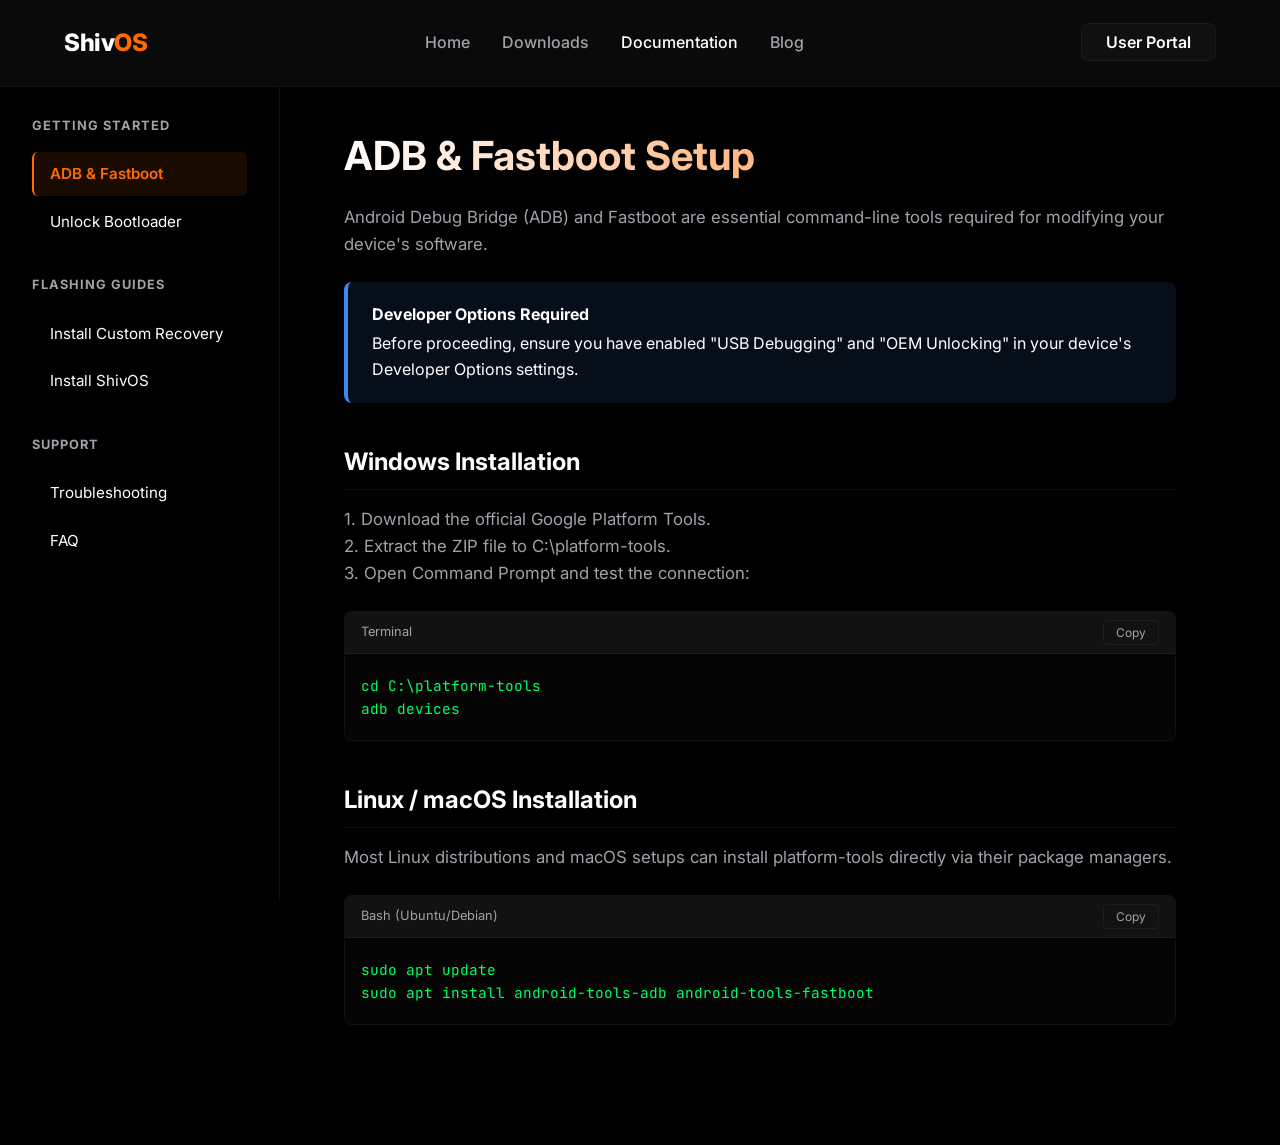
<file: docs.html>
<!DOCTYPE html>
<html lang="en">
<head>
    <meta charset="UTF-8">
    <meta name="viewport" content="width=device-width, initial-scale=1.0">
    <title>ShivOS | Official Documentation</title>
    <link rel="stylesheet" href="style.css">
    <link href="https://fonts.googleapis.com/css2?family=Inter:wght@400;500;600;800&family=JetBrains+Mono:wght@400;500&display=swap" rel="stylesheet">
    <style>
        /* Docs Layout */
        .docs-container {
            display: flex;
            max-width: 1600px;
            margin: 0 auto;
            padding-top: 76px; /* Offset for navbar */
            min-height: 100vh;
            align-items: flex-start;
        }

        /* Sidebar Navigation */
        .docs-sidebar {
            width: 280px;
            position: sticky;
            top: 76px;
            height: calc(100vh - 76px);
            overflow-y: auto;
            padding: 2.5rem 2rem;
            border-right: 1px solid var(--glass-border);
            background: var(--bg-dark);
        }

        .docs-nav-group {
            margin-bottom: 2rem;
        }

        .docs-nav-group h4 {
            color: var(--text-muted);
            font-size: 0.8rem;
            text-transform: uppercase;
            letter-spacing: 1px;
            margin-bottom: 1rem;
        }

        .docs-nav-link {
            display: block;
            padding: 0.6rem 1rem;
            color: var(--text-main);
            text-decoration: none;
            border-radius: 6px;
            margin-bottom: 0.25rem;
            font-size: 0.95rem;
            transition: var(--transition);
            border-left: 2px solid transparent;
        }

        .docs-nav-link:hover {
            background: rgba(255, 255, 255, 0.05);
        }

        .docs-nav-link.active {
            background: rgba(255, 107, 0, 0.1);
            color: var(--accent-orange);
            border-left-color: var(--accent-orange);
            font-weight: 600;
        }

        /* Main Content */
        .docs-content {
            flex: 1;
            padding: 3rem 5% 6rem;
            max-width: 960px;
        }

        .doc-section {
            display: none;
            animation: fadeIn 0.4s ease forwards;
        }

        .doc-section.active {
            display: block;
        }

        .doc-section h1 {
            font-size: 2.5rem;
            margin-bottom: 1rem;
            background: linear-gradient(to right, #fff, var(--accent-orange));
            -webkit-background-clip: text;
            -webkit-text-fill-color: transparent;
        }

        .doc-section h2 {
            font-size: 1.5rem;
            margin: 2.5rem 0 1rem;
            padding-bottom: 0.5rem;
            border-bottom: 1px solid var(--glass-border);
        }

        .doc-section p {
            color: var(--text-muted);
            margin-bottom: 1.25rem;
            font-size: 1.05rem;
        }

        /* Callout Alerts */
        .alert {
            padding: 1.25rem 1.5rem;
            border-radius: 8px;
            margin: 1.5rem 0;
            border-left: 4px solid;
            background: var(--glass-bg);
            backdrop-filter: var(--glass-blur);
        }

        .alert-danger {
            border-left-color: #ff3c3c;
            background: rgba(255, 60, 60, 0.1);
        }

        .alert-warning {
            border-left-color: #ffaa00;
            background: rgba(255, 170, 0, 0.1);
        }

        .alert-info {
            border-left-color: #4285F4;
            background: rgba(66, 133, 244, 0.1);
        }

        .alert strong {
            display: block;
            margin-bottom: 0.25rem;
            color: var(--text-main);
        }

        /* Code Blocks */
        .code-container {
            position: relative;
            margin: 1.5rem 0;
            border-radius: 8px;
            background: #050505;
            border: 1px solid var(--glass-border);
            overflow: hidden;
        }

        .code-header {
            display: flex;
            justify-content: space-between;
            align-items: center;
            padding: 0.5rem 1rem;
            background: rgba(255,255,255,0.05);
            border-bottom: 1px solid var(--glass-border);
            font-size: 0.8rem;
            color: var(--text-muted);
        }

        .code-block {
            padding: 1.25rem 1rem;
            overflow-x: auto;
            font-family: 'JetBrains Mono', monospace;
            font-size: 0.9rem;
            color: #00ff64;
            white-space: pre;
        }

        .btn-copy {
            background: transparent;
            border: 1px solid var(--glass-border);
            color: var(--text-muted);
            padding: 0.25rem 0.75rem;
            border-radius: 4px;
            cursor: pointer;
            font-size: 0.75rem;
            transition: var(--transition);
        }

        .btn-copy:hover {
            color: var(--text-main);
            border-color: var(--text-main);
        }

        @keyframes fadeIn {
            from { opacity: 0; transform: translateY(10px); }
            to { opacity: 1; transform: translateY(0); }
        }

        /* Mobile Adjustments */
        @media (max-width: 900px) {
            .docs-container {
                flex-direction: column;
            }
            .docs-sidebar {
                width: 100%;
                height: auto;
                position: static;
                padding: 1.5rem 5%;
                border-right: none;
                border-bottom: 1px solid var(--glass-border);
                display: flex;
                overflow-x: auto;
                white-space: nowrap;
                gap: 1.5rem;
            }
            .docs-nav-group {
                margin-bottom: 0;
                display: flex;
                gap: 0.5rem;
                align-items: center;
            }
            .docs-nav-group h4 {
                display: none;
            }
            .docs-nav-link {
                margin-bottom: 0;
                display: inline-block;
                padding: 0.5rem 1rem;
                border-left: none;
                border-bottom: 2px solid transparent;
            }
            .docs-nav-link.active {
                border-left: none;
                border-bottom-color: var(--accent-orange);
            }
        }
    </style>
</head>
<body>

    <nav>
        <div class="brand">Shiv<span>OS</span></div>
        <div class="nav-links">
            <a href="/index.html">Home</a>
            <a href="/downloads.html">Downloads</a>
            <a href="/docs.html" style="color: var(--text-main);">Documentation</a>
            <a href="/blog.html">Blog</a>
        </div>
        <div class="auth-buttons">
            <a href="/login.html" class="btn btn-secondary" style="padding: 0.5rem 1.5rem;">User Portal</a>
        </div>
    </nav>

    <div class="docs-container">
        <!-- Interactive Sidebar -->
        <aside class="docs-sidebar">
            <div class="docs-nav-group">
                <h4>Getting Started</h4>
                <a href="#adb-fastboot" class="docs-nav-link active" data-target="adb-fastboot">ADB & Fastboot</a>
                <a href="#bootloader" class="docs-nav-link" data-target="bootloader">Unlock Bootloader</a>
            </div>
            <div class="docs-nav-group">
                <h4>Flashing Guides</h4>
                <a href="#recovery" class="docs-nav-link" data-target="recovery">Install Custom Recovery</a>
                <a href="#installation" class="docs-nav-link" data-target="installation">Install ShivOS</a>
            </div>
            <div class="docs-nav-group">
                <h4>Support</h4>
                <a href="#troubleshooting" class="docs-nav-link" data-target="troubleshooting">Troubleshooting</a>
                <a href="#faq" class="docs-nav-link" data-target="faq">FAQ</a>
            </div>
        </aside>

        <!-- Documentation Content -->
        <main class="docs-content">
            
            <!-- SECTION: ADB & Fastboot -->
            <section id="adb-fastboot" class="doc-section active">
                <h1>ADB & Fastboot Setup</h1>
                <p>Android Debug Bridge (ADB) and Fastboot are essential command-line tools required for modifying your device's software.</p>
                
                <div class="alert alert-info">
                    <strong>Developer Options Required</strong>
                    Before proceeding, ensure you have enabled "USB Debugging" and "OEM Unlocking" in your device's Developer Options settings.
                </div>

                <h2>Windows Installation</h2>
                <p>1. Download the official Google Platform Tools.<br>2. Extract the ZIP file to <code>C:\platform-tools</code>.<br>3. Open Command Prompt and test the connection:</p>
                
                <div class="code-container">
                    <div class="code-header">
                        <span>Terminal</span>
                        <button class="btn-copy" onclick="copyCode(this)">Copy</button>
                    </div>
                    <div class="code-block">cd C:\platform-tools
adb devices</div>
                </div>

                <h2>Linux / macOS Installation</h2>
                <p>Most Linux distributions and macOS setups can install platform-tools directly via their package managers.</p>
                <div class="code-container">
                    <div class="code-header">
                        <span>Bash (Ubuntu/Debian)</span>
                        <button class="btn-copy" onclick="copyCode(this)">Copy</button>
                    </div>
                    <div class="code-block">sudo apt update
sudo apt install android-tools-adb android-tools-fastboot</div>
                </div>
            </section>

            <!-- SECTION: Unlock Bootloader -->
            <section id="bootloader" class="doc-section">
                <h1>Unlocking the Bootloader</h1>
                <p>The bootloader ensures only official software runs on your device. You must unlock it to flash a custom recovery and ShivOS.</p>
                
                <div class="alert alert-danger">
                    <strong>Data Wipe Warning</strong>
                    Unlocking the bootloader will trigger a factory reset. All personal data, photos, and apps on internal storage will be completely erased. Back up your data first.
                </div>

                <h2>Standard Fastboot Method (Pixel, OnePlus, Nothing)</h2>
                <p>1. Reboot your device into Fastboot mode (usually Volume Down + Power).<br>2. Connect your device to the PC.<br>3. Execute the unlock command:</p>

                <div class="code-container">
                    <div class="code-header">
                        <span>Terminal</span>
                        <button class="btn-copy" onclick="copyCode(this)">Copy</button>
                    </div>
                    <div class="code-block">fastboot flashing unlock</div>
                </div>
                <p>4. Use the volume keys on your device to confirm the unlock request, and press the Power button to execute.</p>
            </section>

            <!-- SECTION: Custom Recovery -->
            <section id="recovery" class="doc-section">
                <h1>Install Custom Recovery</h1>
                <p>ShivOS requires a custom recovery like TWRP, OrangeFox, or the official ShivOS Recovery to wipe partitions and flash the OS ZIP file.</p>

                <h2>Flashing Recovery Image</h2>
                <p>Download the device-specific recovery image (.img) for your phone model, place it in your platform-tools folder, and execute:</p>

                <div class="code-container">
                    <div class="code-header">
                        <span>Terminal</span>
                        <button class="btn-copy" onclick="copyCode(this)">Copy</button>
                    </div>
                    <div class="code-block">fastboot flash recovery recovery.img
fastboot reboot recovery</div>
                </div>

                <div class="alert alert-warning">
                    <strong>A/B Partition Devices</strong>
                    If your device utilizes A/B slots (most devices launched with Android 9+), use <code>fastboot boot recovery.img</code> instead, and flash the installer ZIP from within the temporary recovery.
                </div>
            </section>

            <!-- SECTION: Install ShivOS -->
            <section id="installation" class="doc-section">
                <h1>Flashing ShivOS</h1>
                <p>You are now ready to install ShivOS. Ensure your battery is at least 50% before proceeding.</p>

                <h2>Step-by-Step Installation</h2>
                <p>1. Boot your device into your Custom Recovery.<br>2. Go to <strong>Wipe</strong> > <strong>Format Data</strong> and type <code>yes</code>.<br>3. Return to the main menu and select <strong>Apply Update</strong> > <strong>Apply from ADB</strong>.<br>4. Sideload the ShivOS ROM package from your PC:</p>

                <div class="code-container">
                    <div class="code-header">
                        <span>Terminal</span>
                        <button class="btn-copy" onclick="copyCode(this)">Copy</button>
                    </div>
                    <div class="code-block">adb sideload ShivOS-v2.x-OFFICIAL.zip</div>
                </div>

                <p>5. Wait for the process to hit 47% (this is normal ADB behavior) and state `Total xfer: 1.00x`.<br>6. Reboot your system and enjoy ShivOS!</p>
            </section>

        </main>
    </div>

    <script type="module" src="docs.js"></script>
</body>
</html>
</file>
<file: style.css>
:root {
  --bg-dark: #000000;
  --bg-surface: #0a0a0a;
  --accent-orange: #FF6B00;
  --accent-hover: #e56000;
  --text-main: #ffffff;
  --text-muted: #a1a1aa;
  
  /* Glassmorphism */
  --glass-bg: rgba(25, 25, 25, 0.4);
  --glass-border: rgba(255, 255, 255, 0.05);
  --glass-blur: blur(12px);
  
  --transition: all 0.3s cubic-bezier(0.4, 0, 0.2, 1);
}

* {
  margin: 0;
  padding: 0;
  box-sizing: border-box;
  font-family: 'Inter', system-ui, -apple-system, sans-serif;
}

body {
  background-color: var(--bg-dark);
  color: var(--text-main);
  line-height: 1.6;
  overflow-x: hidden;
}

/* Navbar */
nav {
  position: fixed;
  top: 0;
  width: 100%;
  padding: 1.5rem 5%;
  display: flex;
  justify-content: space-between;
  align-items: center;
  background: var(--glass-bg);
  backdrop-filter: var(--glass-blur);
  -webkit-backdrop-filter: var(--glass-blur);
  border-bottom: 1px solid var(--glass-border);
  z-index: 1000;
}

.brand {
  font-size: 1.5rem;
  font-weight: 800;
  letter-spacing: -0.5px;
}

.brand span {
  color: var(--accent-orange);
}

.nav-links {
  display: flex;
  gap: 2rem;
}

.nav-links a {
  color: var(--text-muted);
  text-decoration: none;
  font-weight: 500;
  transition: var(--transition);
}

.nav-links a:hover {
  color: var(--text-main);
}

/* Hero Section */
.hero {
  min-height: 100vh;
  display: flex;
  flex-direction: column;
  justify-content: center;
  align-items: center;
  text-align: center;
  padding: 0 5%;
  background: radial-gradient(circle at 50% 0%, rgba(255, 107, 0, 0.15) 0%, transparent 50%);
}

.hero h1 {
  font-size: clamp(3rem, 8vw, 5.5rem);
  font-weight: 900;
  line-height: 1.1;
  margin-bottom: 1rem;
  background: linear-gradient(to right, #fff, #a1a1aa);
  -webkit-background-clip: text;
  -webkit-text-fill-color: transparent;
}

.hero p {
  font-size: clamp(1.1rem, 2vw, 1.25rem);
  color: var(--text-muted);
  max-width: 600px;
  margin-bottom: 2.5rem;
}

/* Buttons */
.btn-group {
  display: flex;
  gap: 1rem;
  flex-wrap: wrap;
  justify-content: center;
}

.btn {
  padding: 0.875rem 2rem;
  border-radius: 8px;
  font-weight: 600;
  text-decoration: none;
  transition: var(--transition);
  cursor: pointer;
  border: none;
}

.btn-primary {
  background-color: var(--accent-orange);
  color: #fff;
  box-shadow: 0 4px 20px rgba(255, 107, 0, 0.3);
}

.btn-primary:hover {
  background-color: var(--accent-hover);
  transform: translateY(-2px);
}

.btn-secondary {
  background-color: var(--glass-bg);
  color: var(--text-main);
  border: 1px solid var(--glass-border);
  backdrop-filter: var(--glass-blur);
}

.btn-secondary:hover {
  background-color: rgba(255, 255, 255, 0.1);
  transform: translateY(-2px);
}

/* Stats Section */
.stats-grid {
  display: grid;
  grid-template-columns: repeat(auto-fit, minmax(200px, 1fr));
  gap: 2rem;
  padding: 5rem 5%;
  max-width: 1200px;
  margin: 0 auto;
}

.stat-card {
  background: var(--glass-bg);
  border: 1px solid var(--glass-border);
  border-radius: 16px;
  padding: 2rem;
  text-align: center;
  backdrop-filter: var(--glass-blur);
  transition: var(--transition);
}

.stat-card:hover {
  border-color: var(--accent-orange);
  transform: translateY(-5px);
}

.stat-value {
  font-size: 2.5rem;
  font-weight: 700;
  color: var(--accent-orange);
  margin-bottom: 0.5rem;
}

.stat-label {
  color: var(--text-muted);
  font-size: 0.9rem;
  text-transform: uppercase;
  letter-spacing: 1px;
}

/* Mobile Responsiveness */
@media (max-width: 768px) {
  .nav-links {
    display: none; /* In production, trigger a hamburger menu here */
  }
}
</file>
